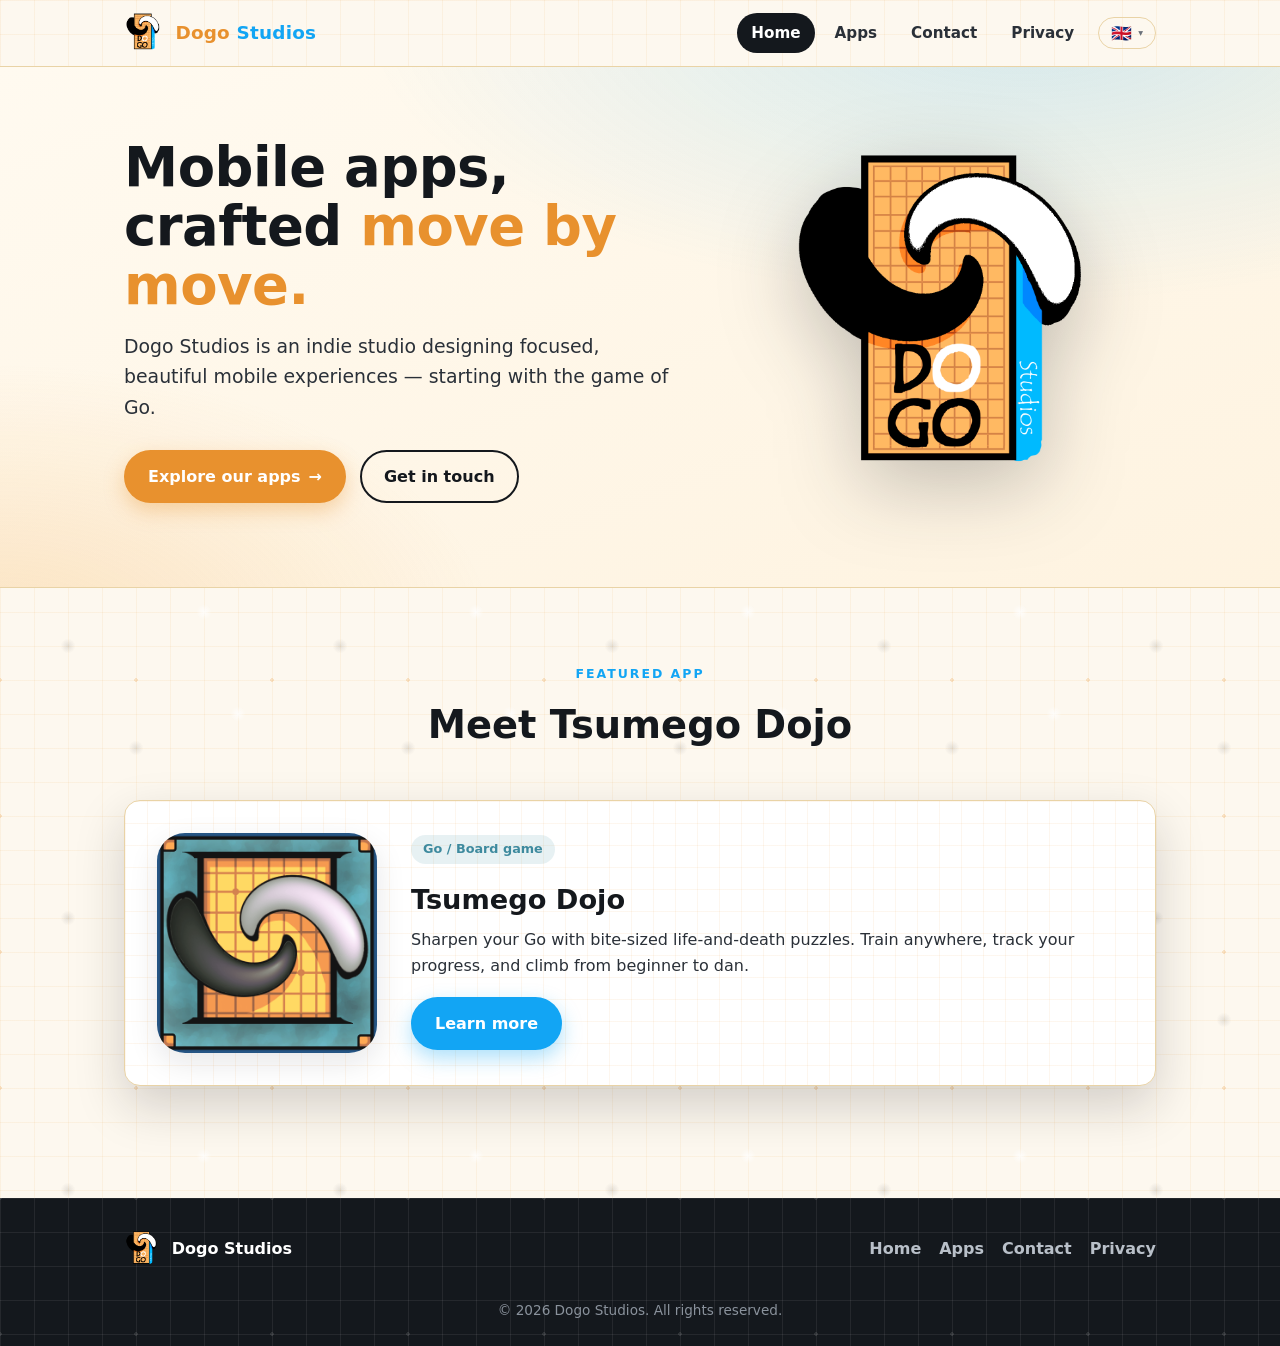
<file: index.html>
<!DOCTYPE html>
<html lang="en">
<head>
  <meta charset="UTF-8" />
  <meta name="viewport" content="width=device-width, initial-scale=1.0" />
  <title>Dogo Studios — Mobile Apps Crafted with Care</title>
  <meta name="description" content="Dogo Studios builds thoughtful mobile apps. Discover Tsumego Dojo and more." />
  <link rel="icon" type="image/png" href="Tsumego%20Dojo%20logo.png" />
  <link rel="stylesheet" href="css/style.css" />
</head>
<body>

  <!-- Header -->
  <header class="site-header">
    <nav class="nav">
      <a class="brand" href="index.html">
        <img src="Tsumego%20Dojo%20logo.png" alt="Dogo Studios logo" />
        <span><b>Dogo</b> <em>Studios</em></span>
      </a>
      <div class="nav-right">
        <ul class="nav-links" id="menu">
          <li><a href="index.html" class="active" data-i18n="common.nav.home">Home</a></li>
          <li><a href="apps.html" data-i18n="common.nav.apps">Apps</a></li>
          <li><a href="contact.html" data-i18n="common.nav.contact">Contact</a></li>
          <li><a href="privacy.html" data-i18n="common.nav.privacy">Privacy</a></li>
        </ul>
        <div class="lang-switch" id="langSwitch">
          <button class="lang-btn" id="langBtn" type="button" aria-haspopup="true" aria-expanded="false" aria-label="Change language">
            <span id="langFlag">🇬🇧</span><span class="lang-caret">▾</span>
          </button>
          <ul class="lang-menu" id="langMenu" role="menu">
            <li role="menuitem"><button type="button" data-lang="en">🇬🇧 <span>English</span></button></li>
            <li role="menuitem"><button type="button" data-lang="fr">🇫🇷 <span>Français</span></button></li>
            <li role="menuitem"><button type="button" data-lang="es">🇪🇸 <span>Español</span></button></li>
          </ul>
        </div>
        <button class="nav-toggle" aria-label="Toggle menu" onclick="document.getElementById('menu').classList.toggle('open')">☰</button>
      </div>
    </nav>
  </header>

  <!-- Hero -->
  <section class="hero">
    <div class="hero-inner">
      <div>
        <h1><span data-i18n="home.hero.title1">Mobile apps, crafted</span> <span class="accent" data-i18n="home.hero.title2">move by move.</span></h1>
        <p class="lead" data-i18n="home.hero.lead">Dogo Studios is an indie studio designing focused, beautiful mobile experiences — starting with the game of Go.</p>
        <div class="btn-row">
          <a href="apps.html" class="btn btn-primary"><span data-i18n="home.hero.cta_explore">Explore our apps</span> →</a>
          <a href="contact.html" class="btn btn-ghost" data-i18n="home.hero.cta_contact">Get in touch</a>
        </div>
      </div>
      <div class="hero-art">
        <img src="Tsumego Dojo logo.png" alt="Dogo Studios logo" />
      </div>
    </div>
  </section>

  <!-- Featured app -->
  <section class="section">
    <div class="container">
      <div class="section-head">
        <span class="eyebrow" data-i18n="home.featured.eyebrow">Featured app</span>
        <h2 data-i18n="home.featured.heading">Meet Tsumego Dojo</h2>
      </div>
      <div class="app">
        <div class="app-icon">
          <img src="app_icon.png" alt="Tsumego Dojo app icon" />
        </div>
        <div class="app-body">
          <span class="app-tag" data-i18n="home.featured.tag">Go / Board game</span>
          <h3 data-i18n="home.featured.title">Tsumego Dojo</h3>
          <p data-i18n="home.featured.desc">Sharpen your Go with bite-sized life-and-death puzzles. Train anywhere, track your progress, and climb from beginner to dan.</p>
          <div class="btn-row">
            <a href="apps.html" class="btn btn-blue" data-i18n="home.featured.cta">Learn more</a>
          </div>
        </div>
      </div>
    </div>
  </section>

  <!-- Footer -->
  <footer class="site-footer">
    <div class="footer-inner">
      <a class="footer-brand" href="index.html">
        <img src="Tsumego%20Dojo%20logo.png" alt="Dogo Studios logo" />
        Dogo Studios
      </a>
      <ul class="footer-links">
        <li><a href="index.html" data-i18n="common.nav.home">Home</a></li>
        <li><a href="apps.html" data-i18n="common.nav.apps">Apps</a></li>
        <li><a href="contact.html" data-i18n="common.nav.contact">Contact</a></li>
        <li><a href="privacy.html" data-i18n="common.nav.privacy">Privacy</a></li>
      </ul>
    </div>
    <div class="footer-copy" data-i18n="common.footer.copy">© 2026 Dogo Studios. All rights reserved.</div>
  </footer>

  <script src="js/i18n.js"></script>
</body>
</html>
</file>
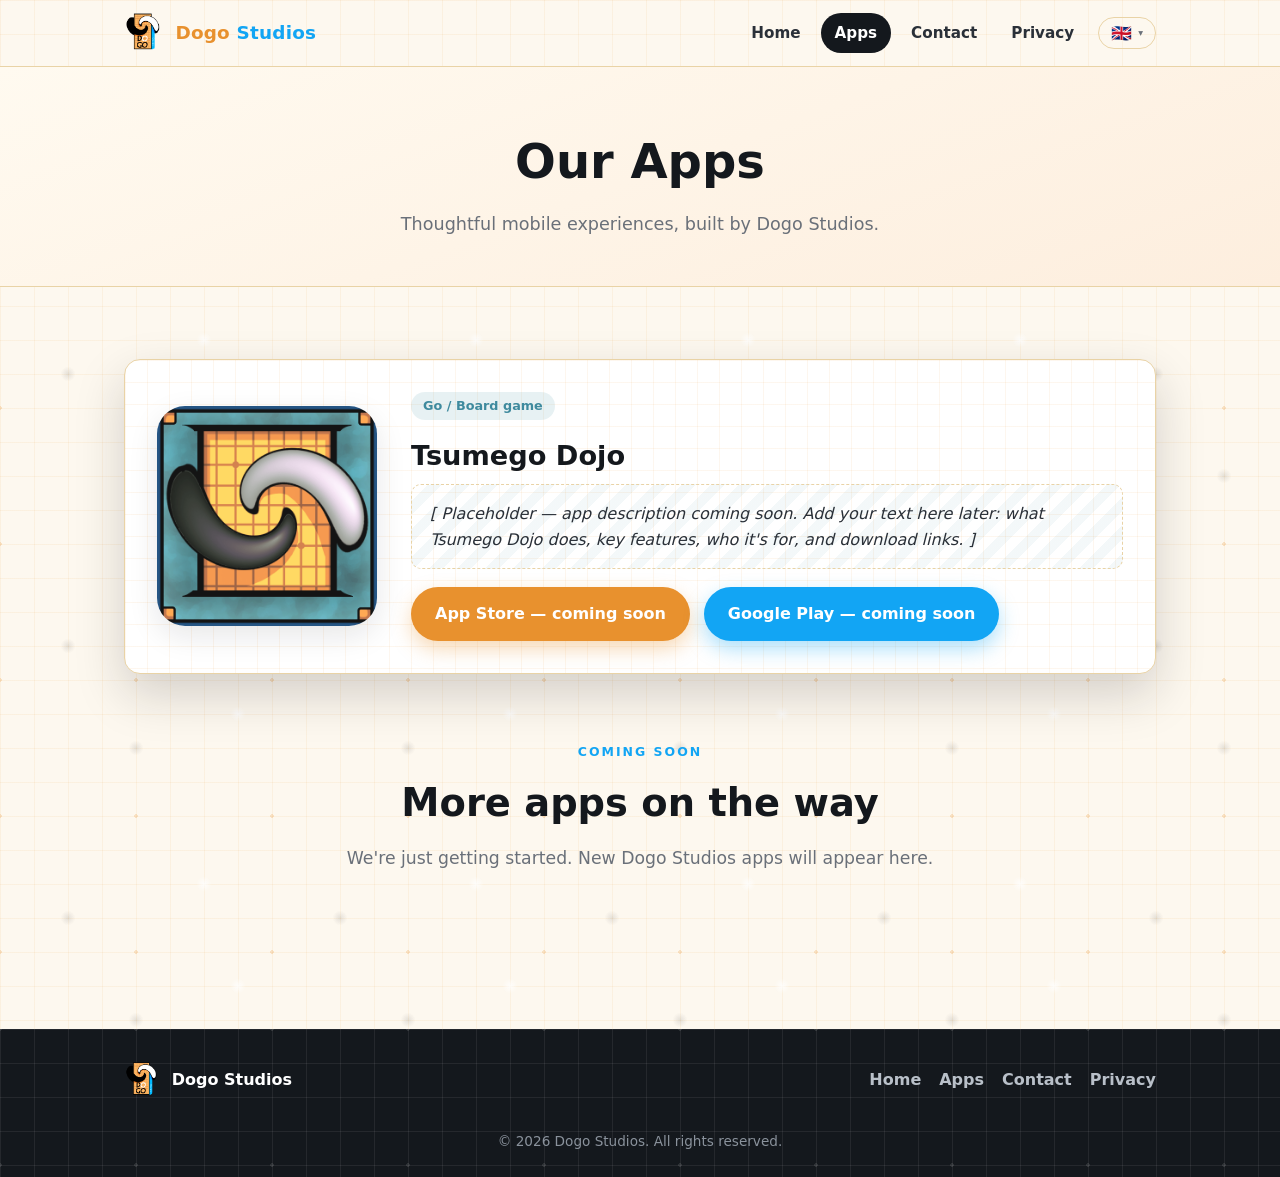
<file: apps.html>
<!DOCTYPE html>
<html lang="en">
<head>
  <meta charset="UTF-8" />
  <meta name="viewport" content="width=device-width, initial-scale=1.0" />
  <title>Apps — Dogo Studios</title>
  <meta name="description" content="Mobile apps by Dogo Studios, including Tsumego Dojo." />
  <link rel="icon" type="image/png" href="Tsumego%20Dojo%20logo.png" />
  <link rel="stylesheet" href="css/style.css" />
</head>
<body>

  <header class="site-header">
    <nav class="nav">
      <a class="brand" href="index.html">
        <img src="Tsumego%20Dojo%20logo.png" alt="Dogo Studios logo" />
        <span><b>Dogo</b> <em>Studios</em></span>
      </a>
      <div class="nav-right">
        <ul class="nav-links" id="menu">
          <li><a href="index.html" data-i18n="common.nav.home">Home</a></li>
          <li><a href="apps.html" class="active" data-i18n="common.nav.apps">Apps</a></li>
          <li><a href="contact.html" data-i18n="common.nav.contact">Contact</a></li>
          <li><a href="privacy.html" data-i18n="common.nav.privacy">Privacy</a></li>
        </ul>
        <div class="lang-switch" id="langSwitch">
          <button class="lang-btn" id="langBtn" type="button" aria-haspopup="true" aria-expanded="false" aria-label="Change language">
            <span id="langFlag">🇬🇧</span><span class="lang-caret">▾</span>
          </button>
          <ul class="lang-menu" id="langMenu" role="menu">
            <li role="menuitem"><button type="button" data-lang="en">🇬🇧 <span>English</span></button></li>
            <li role="menuitem"><button type="button" data-lang="fr">🇫🇷 <span>Français</span></button></li>
            <li role="menuitem"><button type="button" data-lang="es">🇪🇸 <span>Español</span></button></li>
          </ul>
        </div>
        <button class="nav-toggle" aria-label="Toggle menu" onclick="document.getElementById('menu').classList.toggle('open')">☰</button>
      </div>
    </nav>
  </header>

  <section class="page-hero">
    <div class="container">
      <h1 data-i18n="apps.hero.title">Our Apps</h1>
      <p data-i18n="apps.hero.sub">Thoughtful mobile experiences, built by Dogo Studios.</p>
    </div>
  </section>

  <section class="section">
    <div class="container">

      <!-- Tsumego Dojo -->
      <div class="app" id="tsumego-dojo">
        <div class="app-icon">
          <img src="app_icon.png" alt="Tsumego Dojo app icon" />
        </div>
        <div class="app-body">
          <span class="app-tag" data-i18n="apps.tsumego.tag">Go / Board game</span>
          <h3 data-i18n="apps.tsumego.title">Tsumego Dojo</h3>
          <p class="placeholder" data-i18n="apps.tsumego.placeholder">
            [ Placeholder — app description coming soon. Add your text here later:
            what Tsumego Dojo does, key features, who it's for, and download links. ]
          </p>
          <div class="btn-row">
            <a href="#" class="btn btn-primary" aria-disabled="true" data-i18n="apps.tsumego.appstore">App Store — coming soon</a>
            <a href="#" class="btn btn-blue" aria-disabled="true" data-i18n="apps.tsumego.googleplay">Google Play — coming soon</a>
          </div>
        </div>
      </div>

      <!-- More apps placeholder -->
      <div class="section-head" style="margin-top:64px;">
        <span class="eyebrow" data-i18n="apps.more.eyebrow">Coming soon</span>
        <h2 data-i18n="apps.more.heading">More apps on the way</h2>
        <p data-i18n="apps.more.desc">We're just getting started. New Dogo Studios apps will appear here.</p>
      </div>

    </div>
  </section>

  <footer class="site-footer">
    <div class="footer-inner">
      <a class="footer-brand" href="index.html">
        <img src="Tsumego%20Dojo%20logo.png" alt="Dogo Studios logo" />
        Dogo Studios
      </a>
      <ul class="footer-links">
        <li><a href="index.html" data-i18n="common.nav.home">Home</a></li>
        <li><a href="apps.html" data-i18n="common.nav.apps">Apps</a></li>
        <li><a href="contact.html" data-i18n="common.nav.contact">Contact</a></li>
        <li><a href="privacy.html" data-i18n="common.nav.privacy">Privacy</a></li>
      </ul>
    </div>
    <div class="footer-copy" data-i18n="common.footer.copy">© 2026 Dogo Studios. All rights reserved.</div>
  </footer>

  <script src="js/i18n.js"></script>
</body>
</html>
</file>
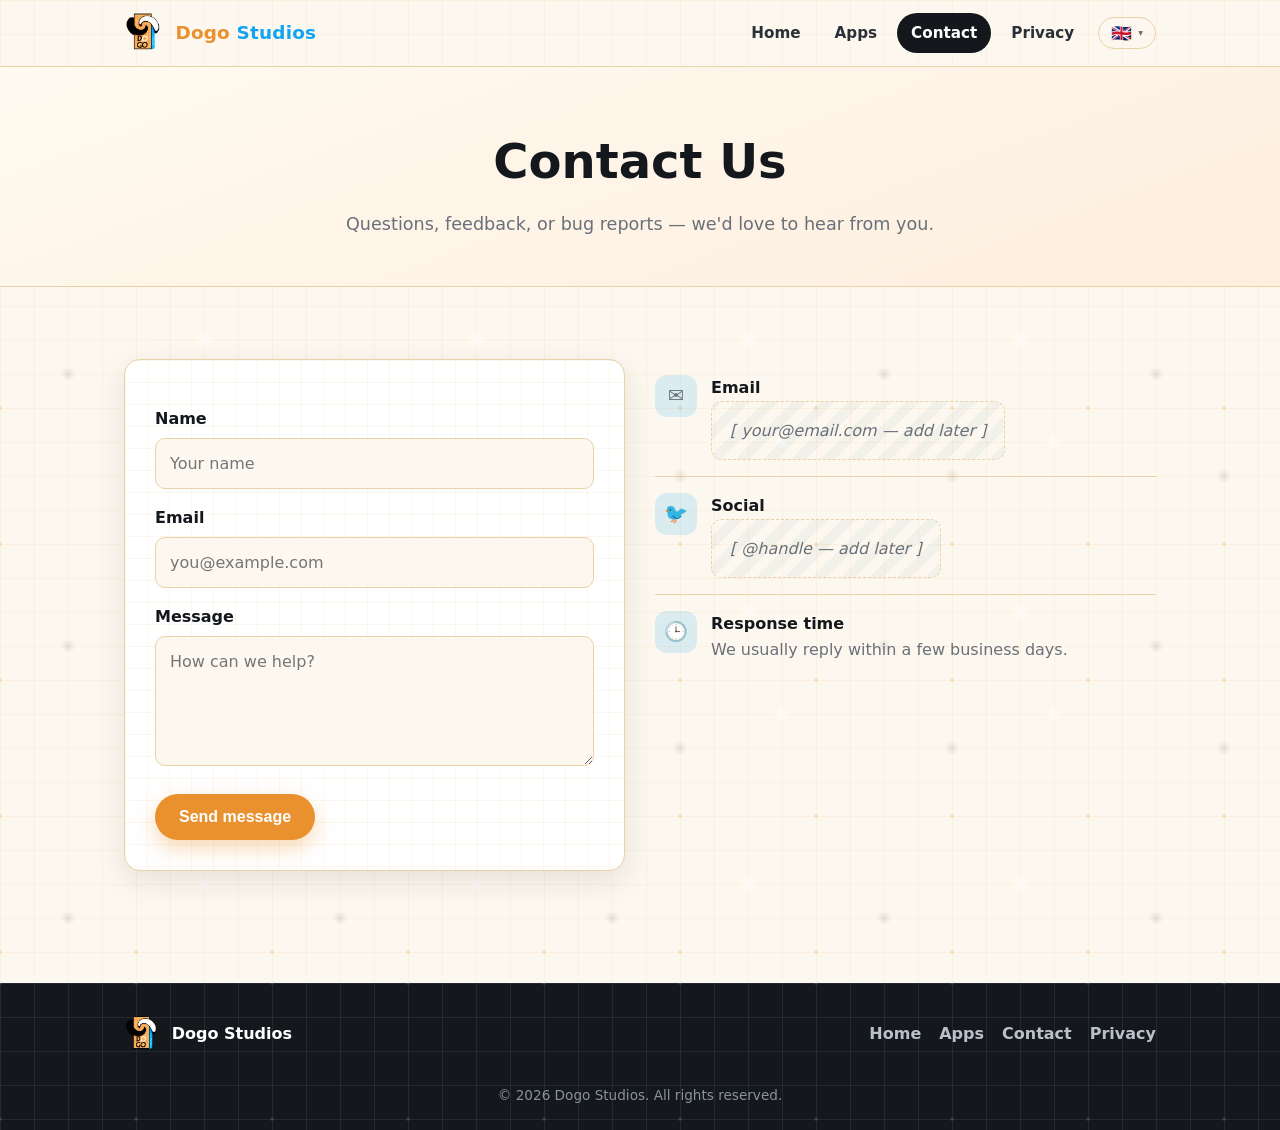
<file: contact.html>
<!DOCTYPE html>
<html lang="en">
<head>
  <meta charset="UTF-8" />
  <meta name="viewport" content="width=device-width, initial-scale=1.0" />
  <title>Contact Us — Dogo Studios</title>
  <meta name="description" content="Get in touch with Dogo Studios." />
  <link rel="icon" type="image/png" href="Tsumego%20Dojo%20logo.png" />
  <link rel="stylesheet" href="css/style.css" />
</head>
<body>

  <header class="site-header">
    <nav class="nav">
      <a class="brand" href="index.html">
        <img src="Tsumego%20Dojo%20logo.png" alt="Dogo Studios logo" />
        <span><b>Dogo</b> <em>Studios</em></span>
      </a>
      <div class="nav-right">
        <ul class="nav-links" id="menu">
          <li><a href="index.html" data-i18n="common.nav.home">Home</a></li>
          <li><a href="apps.html" data-i18n="common.nav.apps">Apps</a></li>
          <li><a href="contact.html" class="active" data-i18n="common.nav.contact">Contact</a></li>
          <li><a href="privacy.html" data-i18n="common.nav.privacy">Privacy</a></li>
        </ul>
        <div class="lang-switch" id="langSwitch">
          <button class="lang-btn" id="langBtn" type="button" aria-haspopup="true" aria-expanded="false" aria-label="Change language">
            <span id="langFlag">🇬🇧</span><span class="lang-caret">▾</span>
          </button>
          <ul class="lang-menu" id="langMenu" role="menu">
            <li role="menuitem"><button type="button" data-lang="en">🇬🇧 <span>English</span></button></li>
            <li role="menuitem"><button type="button" data-lang="fr">🇫🇷 <span>Français</span></button></li>
            <li role="menuitem"><button type="button" data-lang="es">🇪🇸 <span>Español</span></button></li>
          </ul>
        </div>
        <button class="nav-toggle" aria-label="Toggle menu" onclick="document.getElementById('menu').classList.toggle('open')">☰</button>
      </div>
    </nav>
  </header>

  <section class="page-hero">
    <div class="container">
      <h1 data-i18n="contact.hero.title">Contact Us</h1>
      <p data-i18n="contact.hero.sub">Questions, feedback, or bug reports — we'd love to hear from you.</p>
    </div>
  </section>

  <section class="section">
    <div class="container">
      <div class="contact-grid">

        <!-- Form -->
        <form class="form-card" onsubmit="event.preventDefault(); this.reset(); alert(dogoI18n.t('contact.form.alert'));">
          <label for="name" data-i18n="contact.form.name">Name</label>
          <input id="name" name="name" type="text" placeholder="Your name" data-i18n-placeholder="contact.form.name_ph" required />

          <label for="email" data-i18n="contact.form.email">Email</label>
          <input id="email" name="email" type="email" placeholder="you@example.com" data-i18n-placeholder="contact.form.email_ph" required />

          <label for="message" data-i18n="contact.form.message">Message</label>
          <textarea id="message" name="message" placeholder="How can we help?" data-i18n-placeholder="contact.form.message_ph" required></textarea>

          <button type="submit" class="btn btn-primary" data-i18n="contact.form.submit">Send message</button>
        </form>

        <!-- Direct info -->
        <div>
          <ul class="contact-list">
            <li>
              <span class="ci">✉️</span>
              <div>
                <strong data-i18n="contact.list.email_label">Email</strong>
                <span class="placeholder" style="display:inline-block;" data-i18n="contact.list.email_value">[ your@email.com — add later ]</span>
              </div>
            </li>
            <li>
              <span class="ci">🐦</span>
              <div>
                <strong data-i18n="contact.list.social_label">Social</strong>
                <span class="placeholder" style="display:inline-block;" data-i18n="contact.list.social_value">[ @handle — add later ]</span>
              </div>
            </li>
            <li>
              <span class="ci">🕒</span>
              <div>
                <strong data-i18n="contact.list.response_label">Response time</strong>
                <span data-i18n="contact.list.response_value">We usually reply within a few business days.</span>
              </div>
            </li>
          </ul>
        </div>

      </div>
    </div>
  </section>

  <footer class="site-footer">
    <div class="footer-inner">
      <a class="footer-brand" href="index.html">
        <img src="Tsumego%20Dojo%20logo.png" alt="Dogo Studios logo" />
        Dogo Studios
      </a>
      <ul class="footer-links">
        <li><a href="index.html" data-i18n="common.nav.home">Home</a></li>
        <li><a href="apps.html" data-i18n="common.nav.apps">Apps</a></li>
        <li><a href="contact.html" data-i18n="common.nav.contact">Contact</a></li>
        <li><a href="privacy.html" data-i18n="common.nav.privacy">Privacy</a></li>
      </ul>
    </div>
    <div class="footer-copy" data-i18n="common.footer.copy">© 2026 Dogo Studios. All rights reserved.</div>
  </footer>

  <script src="js/i18n.js"></script>
</body>
</html>
</file>
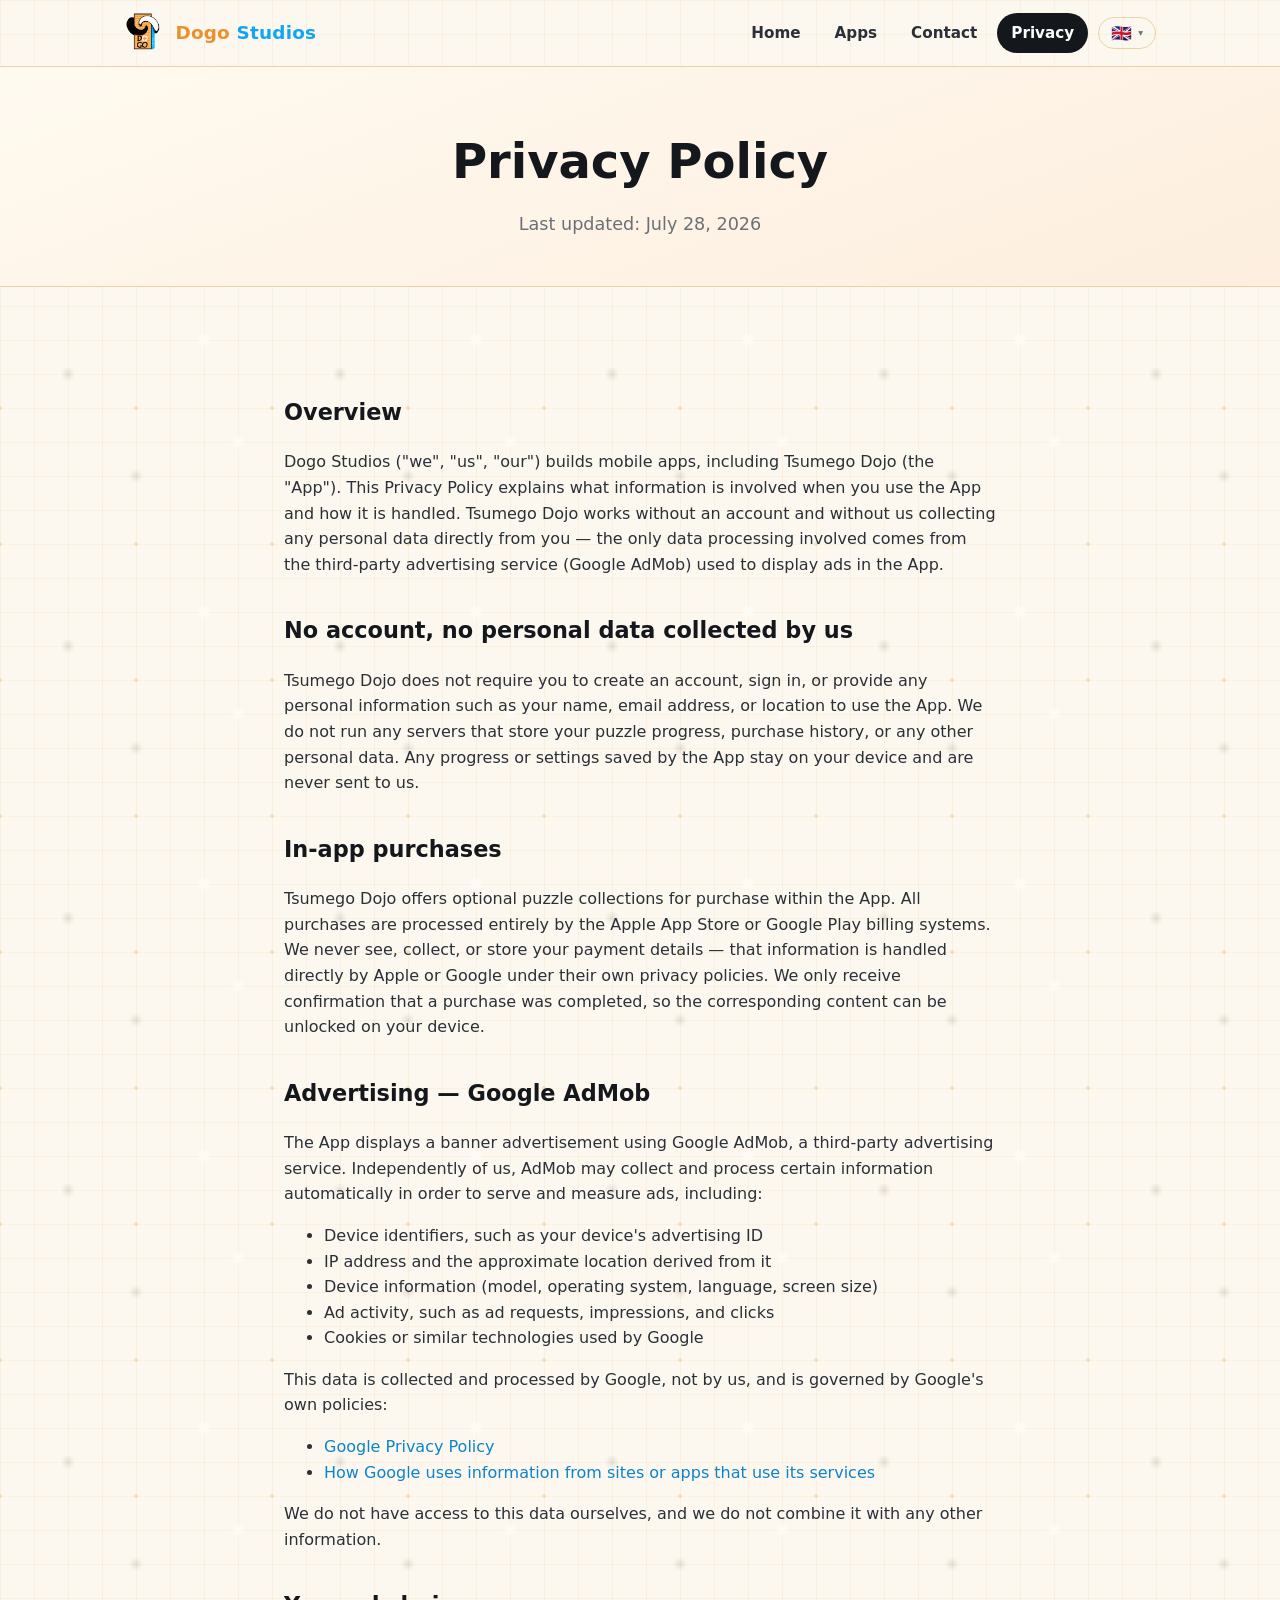
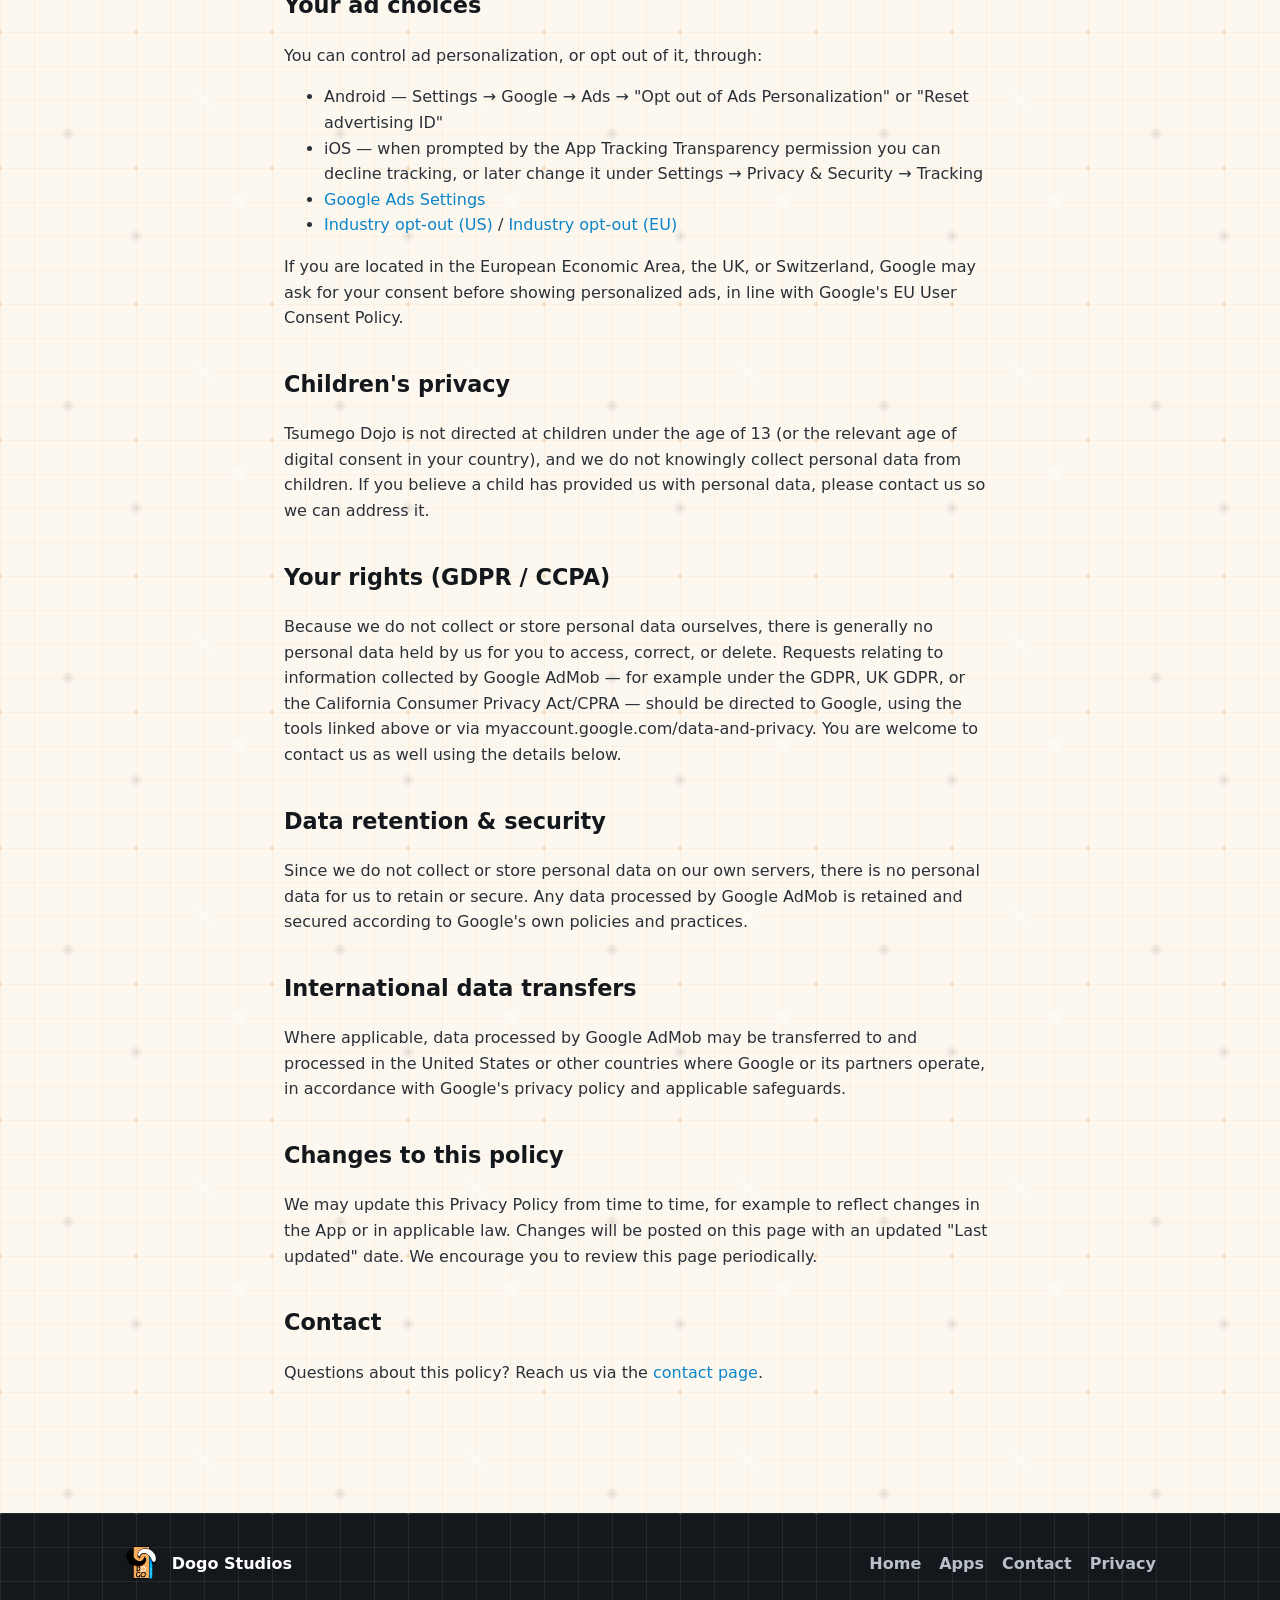
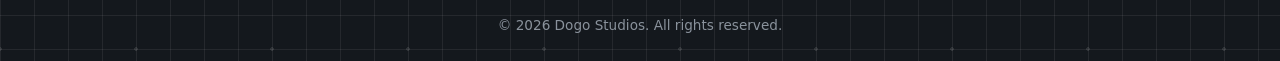
<file: privacy.html>
<!DOCTYPE html>
<html lang="en">
<head>
  <meta charset="UTF-8" />
  <meta name="viewport" content="width=device-width, initial-scale=1.0" />
  <title>Privacy Policy — Dogo Studios</title>
  <meta name="description" content="Privacy policy for Dogo Studios and its apps." />
  <link rel="icon" type="image/png" href="Tsumego%20Dojo%20logo.png" />
  <link rel="stylesheet" href="css/style.css" />
</head>
<body>

  <header class="site-header">
    <nav class="nav">
      <a class="brand" href="index.html">
        <img src="Tsumego%20Dojo%20logo.png" alt="Dogo Studios logo" />
        <span><b>Dogo</b> <em>Studios</em></span>
      </a>
      <div class="nav-right">
        <ul class="nav-links" id="menu">
          <li><a href="index.html" data-i18n="common.nav.home">Home</a></li>
          <li><a href="apps.html" data-i18n="common.nav.apps">Apps</a></li>
          <li><a href="contact.html" data-i18n="common.nav.contact">Contact</a></li>
          <li><a href="privacy.html" class="active" data-i18n="common.nav.privacy">Privacy</a></li>
        </ul>
        <div class="lang-switch" id="langSwitch">
          <button class="lang-btn" id="langBtn" type="button" aria-haspopup="true" aria-expanded="false" aria-label="Change language">
            <span id="langFlag">🇬🇧</span><span class="lang-caret">▾</span>
          </button>
          <ul class="lang-menu" id="langMenu" role="menu">
            <li role="menuitem"><button type="button" data-lang="en">🇬🇧 <span>English</span></button></li>
            <li role="menuitem"><button type="button" data-lang="fr">🇫🇷 <span>Français</span></button></li>
            <li role="menuitem"><button type="button" data-lang="es">🇪🇸 <span>Español</span></button></li>
          </ul>
        </div>
        <button class="nav-toggle" aria-label="Toggle menu" onclick="document.getElementById('menu').classList.toggle('open')">☰</button>
      </div>
    </nav>
  </header>

  <section class="page-hero">
    <div class="container">
      <h1 data-i18n="privacy.hero.title">Privacy Policy</h1>
      <p data-i18n="privacy.hero.sub">Last updated: July 28, 2026</p>
    </div>
  </section>

  <section class="section">
    <div class="container prose">

      <h2 data-i18n="privacy.overview.h">Overview</h2>
      <p data-i18n="privacy.overview.p">Dogo Studios ("we", "us", "our") builds mobile apps, including Tsumego Dojo (the "App"). This Privacy Policy explains what information is involved when you use the App and how it is handled. Tsumego Dojo works without an account and without us collecting any personal data directly from you — the only data processing involved comes from the third-party advertising service (Google AdMob) used to display ads in the App.</p>

      <h2 data-i18n="privacy.noaccount.h">No account, no personal data collected by us</h2>
      <p data-i18n="privacy.noaccount.p">Tsumego Dojo does not require you to create an account, sign in, or provide any personal information such as your name, email address, or location to use the App. We do not run any servers that store your puzzle progress, purchase history, or any other personal data. Any progress or settings saved by the App stay on your device and are never sent to us.</p>

      <h2 data-i18n="privacy.iap.h">In-app purchases</h2>
      <p data-i18n="privacy.iap.p">Tsumego Dojo offers optional puzzle collections for purchase within the App. All purchases are processed entirely by the Apple App Store or Google Play billing systems. We never see, collect, or store your payment details — that information is handled directly by Apple or Google under their own privacy policies. We only receive confirmation that a purchase was completed, so the corresponding content can be unlocked on your device.</p>

      <h2 data-i18n="privacy.ads.h">Advertising — Google AdMob</h2>
      <p data-i18n="privacy.ads.p1">The App displays a banner advertisement using Google AdMob, a third-party advertising service. Independently of us, AdMob may collect and process certain information automatically in order to serve and measure ads, including:</p>
      <ul>
        <li data-i18n="privacy.ads.li1">Device identifiers, such as your device's advertising ID</li>
        <li data-i18n="privacy.ads.li2">IP address and the approximate location derived from it</li>
        <li data-i18n="privacy.ads.li3">Device information (model, operating system, language, screen size)</li>
        <li data-i18n="privacy.ads.li4">Ad activity, such as ad requests, impressions, and clicks</li>
        <li data-i18n="privacy.ads.li5">Cookies or similar technologies used by Google</li>
      </ul>
      <p data-i18n="privacy.ads.p2">This data is collected and processed by Google, not by us, and is governed by Google's own policies:</p>
      <ul>
        <li><a href="https://policies.google.com/privacy" target="_blank" rel="noopener" data-i18n="privacy.ads.link1">Google Privacy Policy</a></li>
        <li><a href="https://policies.google.com/technologies/partner-sites" target="_blank" rel="noopener" data-i18n="privacy.ads.link2">How Google uses information from sites or apps that use its services</a></li>
      </ul>
      <p data-i18n="privacy.ads.p3">We do not have access to this data ourselves, and we do not combine it with any other information.</p>

      <h2 data-i18n="privacy.adchoices.h">Your ad choices</h2>
      <p data-i18n="privacy.adchoices.p1">You can control ad personalization, or opt out of it, through:</p>
      <ul>
        <li data-i18n="privacy.adchoices.li1">Android — Settings → Google → Ads → "Opt out of Ads Personalization" or "Reset advertising ID"</li>
        <li data-i18n="privacy.adchoices.li2">iOS — when prompted by the App Tracking Transparency permission you can decline tracking, or later change it under Settings → Privacy &amp; Security → Tracking</li>
        <li><a href="https://adssettings.google.com" target="_blank" rel="noopener" data-i18n="privacy.adchoices.li3">Google Ads Settings</a></li>
        <li><a href="http://www.aboutads.info/choices/" target="_blank" rel="noopener" data-i18n="privacy.adchoices.li4">Industry opt-out (US)</a> / <a href="http://www.youronlinechoices.eu" target="_blank" rel="noopener" data-i18n="privacy.adchoices.li5">Industry opt-out (EU)</a></li>
      </ul>
      <p data-i18n="privacy.adchoices.p2">If you are located in the European Economic Area, the UK, or Switzerland, Google may ask for your consent before showing personalized ads, in line with Google's EU User Consent Policy.</p>

      <h2 data-i18n="privacy.children.h">Children's privacy</h2>
      <p data-i18n="privacy.children.p">Tsumego Dojo is not directed at children under the age of 13 (or the relevant age of digital consent in your country), and we do not knowingly collect personal data from children. If you believe a child has provided us with personal data, please contact us so we can address it.</p>

      <h2 data-i18n="privacy.rights.h">Your rights (GDPR / CCPA)</h2>
      <p data-i18n="privacy.rights.p">Because we do not collect or store personal data ourselves, there is generally no personal data held by us for you to access, correct, or delete. Requests relating to information collected by Google AdMob — for example under the GDPR, UK GDPR, or the California Consumer Privacy Act/CPRA — should be directed to Google, using the tools linked above or via <a href="https://myaccount.google.com/data-and-privacy" target="_blank" rel="noopener">myaccount.google.com/data-and-privacy</a>. You are welcome to contact us as well using the details below.</p>

      <h2 data-i18n="privacy.retention.h">Data retention &amp; security</h2>
      <p data-i18n="privacy.retention.p">Since we do not collect or store personal data on our own servers, there is no personal data for us to retain or secure. Any data processed by Google AdMob is retained and secured according to Google's own policies and practices.</p>

      <h2 data-i18n="privacy.international.h">International data transfers</h2>
      <p data-i18n="privacy.international.p">Where applicable, data processed by Google AdMob may be transferred to and processed in the United States or other countries where Google or its partners operate, in accordance with Google's privacy policy and applicable safeguards.</p>

      <h2 data-i18n="privacy.changes.h">Changes to this policy</h2>
      <p data-i18n="privacy.changes.p">We may update this Privacy Policy from time to time, for example to reflect changes in the App or in applicable law. Changes will be posted on this page with an updated "Last updated" date. We encourage you to review this page periodically.</p>

      <h2 data-i18n="privacy.contact.h">Contact</h2>
      <p><span data-i18n="privacy.contact.pre">Questions about this policy? Reach us via the</span> <a href="contact.html" data-i18n="privacy.contact.link">contact page</a><span data-i18n="privacy.contact.post">.</span></p>

    </div>
  </section>

  <footer class="site-footer">
    <div class="footer-inner">
      <a class="footer-brand" href="index.html">
        <img src="Tsumego%20Dojo%20logo.png" alt="Dogo Studios logo" />
        Dogo Studios
      </a>
      <ul class="footer-links">
        <li><a href="index.html" data-i18n="common.nav.home">Home</a></li>
        <li><a href="apps.html" data-i18n="common.nav.apps">Apps</a></li>
        <li><a href="contact.html" data-i18n="common.nav.contact">Contact</a></li>
        <li><a href="privacy.html" data-i18n="common.nav.privacy">Privacy</a></li>
      </ul>
    </div>
    <div class="footer-copy" data-i18n="common.footer.copy">© 2026 Dogo Studios. All rights reserved.</div>
  </footer>

  <script src="js/i18n.js"></script>
</body>
</html>
</file>
<file: css/style.css>
/* ===========================================================
   Dogo Studios — shared stylesheet
   Palette pulled from the brand logo:
   orange Go-board, bright blue accent, teal, cream, near-black
   =========================================================== */

:root {
  --orange:      #F2A94E;
  --orange-deep: #E8912E;
  --blue:        #12A5F4;
  --blue-deep:   #0B84C9;
  --teal:        #3E8A9E;
  --navy:        #223a5e;
  --ink:         #14181d;
  --ink-soft:    #2a3038;
  --cream:       #FBEBCF;
  --cream-line:  #e9d3a6;
  --paper:       #fdf7 ; /* fallback */
  --paper-bg:    #fdf8ef;
  --white:       #ffffff;
  --muted:       #6a7079;

  --grid-line:      rgba(232, 145, 46, 0.14);
  --grid-line-soft: rgba(232, 145, 46, 0.08);
  --grid-dot:       rgba(232, 145, 46, 0.22);
  --grid-line-dark: rgba(255, 255, 255, 0.07);
  --grid-dot-dark:  rgba(255, 255, 255, 0.10);
  --stone-dark:     rgba(20, 20, 20, 0.10);
  --stone-light:    rgba(255, 255, 255, 0.788);
  --grid-size:      34px;
  --grid-tile:      272px; /* 8 x --grid-size, so the stone pattern below tiles seamlessly on-grid */

  --radius:      16px;
  --radius-sm:   10px;
  --shadow:      0 10px 30px rgba(20, 24, 29, 0.10);
  --shadow-lg:   0 20px 50px rgba(20, 24, 29, 0.18);
  --maxw:        1080px;

  --font: "Segoe UI", system-ui, -apple-system, Roboto, Helvetica, Arial, sans-serif;
}

* { box-sizing: border-box; }

html { scroll-behavior: smooth; }

body {
  margin: 0;
  font-family: var(--font);
  color: var(--ink);
  line-height: 1.6;
  /* Go-board grid + hoshi star-points + a faint scatter of stones, echoing the logo.
     Stones sit on grid intersections inside a 272px (8x8 cell) tile that repeats
     seamlessly across the page — sparse and nearly the same tone as the grid itself,
     just a quiet texture rather than a visible pattern. */
  background-color: var(--paper-bg);
  background-image:
    radial-gradient(circle 10px at 68px 102px,  var(--stone-dark) 0%, transparent 75%),
    radial-gradient(circle 10px at 204px 68px,  var(--stone-light) 0%, transparent 75%),
    radial-gradient(circle 10px at 136px 204px, var(--stone-dark) 0%, transparent 75%),
    radial-gradient(circle 10px at 238px 170px, var(--stone-light) 0%, transparent 75%),
    radial-gradient(var(--grid-dot) 1.6px, transparent 1.8px),
    linear-gradient(var(--grid-line-soft) 1px, transparent 1px),
    linear-gradient(90deg, var(--grid-line-soft) 1px, transparent 1px);
  background-size:
    var(--grid-tile) var(--grid-tile),
    var(--grid-tile) var(--grid-tile),
    var(--grid-tile) var(--grid-tile),
    var(--grid-tile) var(--grid-tile),
    calc(var(--grid-size) * 4) calc(var(--grid-size) * 4),
    var(--grid-size) var(--grid-size),
    var(--grid-size) var(--grid-size);
  background-position:
    0 0, 0 0, 0 0, 0 0,
    calc(var(--grid-size) * 2) calc(var(--grid-size) * 2),
    0 0,
    0 0;
}

img { max-width: 100%; display: block; }

a { color: var(--blue-deep); text-decoration: none; }
a:hover { text-decoration: underline; }

.container {
  width: 100%;
  max-width: var(--maxw);
  margin: 0 auto;
  padding: 0 24px;
}

/* ---------- Header / Nav ---------- */
.site-header {
  position: sticky;
  top: 0;
  z-index: 50;
  background-color: rgba(253, 248, 239, 0.9);
  background-image:
    linear-gradient(var(--grid-line-soft) 1px, transparent 1px),
    linear-gradient(90deg, var(--grid-line-soft) 1px, transparent 1px);
  background-size: var(--grid-size) var(--grid-size);
  backdrop-filter: blur(8px);
  border-bottom: 1px solid var(--cream-line);
}

.nav {
  display: flex;
  align-items: center;
  justify-content: space-between;
  gap: 20px;
  padding: 12px 24px;
  max-width: var(--maxw);
  margin: 0 auto;
}

.brand {
  display: flex;
  align-items: center;
  gap: 12px;
  font-weight: 800;
  font-size: 1.15rem;
  color: var(--ink);
  letter-spacing: 0.2px;
}
.brand:hover { text-decoration: none; }
.brand img { height: 42px; width: auto; }
.brand span b { color: var(--orange-deep); }
.brand span em { color: var(--blue); font-style: normal; }

.nav-right {
  display: flex;
  align-items: center;
  gap: 10px;
}

.nav-links {
  display: flex;
  align-items: center;
  gap: 6px;
  list-style: none;
  margin: 0;
  padding: 0;
}
.nav-links a {
  display: inline-block;
  padding: 8px 14px;
  border-radius: 999px;
  color: var(--ink-soft);
  font-weight: 600;
  font-size: 0.95rem;
}
.nav-links a:hover { background: rgba(242, 169, 78, 0.16); text-decoration: none; }
.nav-links a.active { background: var(--ink); color: #fff; }

.nav-toggle { display: none; }

/* ---------- Language switcher ---------- */
.lang-switch { position: relative; }
.lang-btn {
  display: flex;
  align-items: center;
  gap: 6px;
  background: transparent;
  border: 1px solid var(--cream-line);
  border-radius: 999px;
  padding: 7px 12px;
  font: inherit;
  font-size: 1.05rem;
  line-height: 1;
  cursor: pointer;
  color: var(--ink-soft);
}
.lang-btn:hover { background: rgba(242, 169, 78, 0.14); }
.lang-btn .lang-caret { font-size: 0.6rem; color: var(--muted); }
.lang-menu {
  display: none;
  position: absolute;
  top: calc(100% + 10px);
  right: 0;
  min-width: 170px;
  list-style: none;
  margin: 0;
  padding: 6px;
  background: #fff;
  border: 1px solid var(--cream-line);
  border-radius: 12px;
  box-shadow: var(--shadow-lg);
  z-index: 70;
}
.lang-menu.open { display: block; }
.lang-menu li { margin: 0; }
.lang-menu button {
  width: 100%;
  display: flex;
  align-items: center;
  gap: 10px;
  background: none;
  border: none;
  padding: 9px 10px;
  border-radius: 8px;
  font: inherit;
  font-size: 0.92rem;
  color: var(--ink-soft);
  text-align: left;
  cursor: pointer;
}
.lang-menu button:hover { background: rgba(18, 165, 244, 0.10); }
.lang-menu button.active { background: rgba(232, 145, 46, 0.16); color: var(--ink); font-weight: 700; }

/* ---------- Hero ---------- */
.hero {
  position: relative;
  overflow: hidden;
  background-color: #fff8ec;
  background-image:
    radial-gradient(1100px 480px at 80% -10%, rgba(18, 165, 244, 0.18), transparent 60%),
    radial-gradient(900px 500px at 0% 110%, rgba(242, 169, 78, 0.25), transparent 55%),
    linear-gradient(160deg, #fffaf0 0%, #fef3e0 100%),
    linear-gradient(var(--grid-line) 1px, transparent 1px),
    linear-gradient(90deg, var(--grid-line) 1px, transparent 1px);
  background-size:
    auto, auto, auto,
    var(--grid-size) var(--grid-size),
    var(--grid-size) var(--grid-size);
  border-bottom: 1px solid var(--cream-line);
}
.hero-inner {
  display: grid;
  grid-template-columns: 1.15fr 0.85fr;
  align-items: center;
  gap: 40px;
  padding: 72px 24px 84px;
  max-width: var(--maxw);
  margin: 0 auto;
}
.hero h1 {
  font-size: clamp(2.1rem, 5vw, 3.4rem);
  line-height: 1.08;
  margin: 0 0 16px;
  letter-spacing: -0.5px;
}
.hero h1 .accent { color: var(--orange-deep); }
.hero p.lead {
  font-size: 1.18rem;
  color: var(--ink-soft);
  max-width: 46ch;
  margin: 0 0 28px;
}
.hero-art {
  display: flex;
  justify-content: center;
}
.hero-art img {
  width: min(340px, 80%);
  filter: drop-shadow(0 24px 40px rgba(20, 24, 29, 0.25));
  animation: float 6s ease-in-out infinite;
}
@keyframes float {
  0%, 100% { transform: translateY(0); }
  50%      { transform: translateY(-12px); }
}

/* ---------- Buttons ---------- */
.btn {
  display: inline-flex;
  align-items: center;
  gap: 8px;
  padding: 12px 22px;
  border-radius: 999px;
  font-weight: 700;
  font-size: 1rem;
  cursor: pointer;
  border: 2px solid transparent;
  transition: transform 0.12s ease, box-shadow 0.12s ease;
}
.btn:hover { text-decoration: none; transform: translateY(-2px); }
.btn-primary { background: var(--orange-deep); color: #fff; box-shadow: 0 8px 20px rgba(232,145,46,0.35); }
.btn-primary:hover { background: #d9821f; }
.btn-blue { background: var(--blue); color: #fff; box-shadow: 0 8px 20px rgba(18,165,244,0.35); }
.btn-blue:hover { background: var(--blue-deep); }
.btn-ghost { background: transparent; color: var(--ink); border-color: var(--ink); }
.btn-ghost:hover { background: var(--ink); color: #fff; }

.btn-row { display: flex; flex-wrap: wrap; gap: 14px; }

/* ---------- Sections ---------- */
.section { padding: 72px 0; }
.section-tight { padding: 48px 0; }

.section-head { text-align: center; max-width: 640px; margin: 0 auto 44px; }
.eyebrow {
  display: inline-block;
  text-transform: uppercase;
  letter-spacing: 2px;
  font-size: 0.78rem;
  font-weight: 800;
  color: var(--blue);
  margin-bottom: 10px;
}
.section-head h2 { font-size: clamp(1.7rem, 4vw, 2.4rem); margin: 0 0 12px; }
.section-head p { color: var(--muted); font-size: 1.08rem; margin: 0; }

/* ---------- App showcase ---------- */
.app {
  display: grid;
  grid-template-columns: 220px 1fr;
  gap: 34px;
  align-items: center;
  background-color: #fff;
  background-image:
    linear-gradient(var(--grid-line-soft) 1px, transparent 1px),
    linear-gradient(90deg, var(--grid-line-soft) 1px, transparent 1px);
  background-size: 22px 22px;
  border: 1px solid var(--cream-line);
  border-radius: var(--radius);
  padding: 32px;
  box-shadow: var(--shadow-lg);
}
.app-icon img {
  width: 100%;
  border-radius: 28px;
  box-shadow: var(--shadow);
}
.app-body h3 { margin: 0 0 6px; font-size: 1.7rem; }
.app-tag {
  display: inline-block;
  font-size: 0.8rem; font-weight: 700;
  color: var(--teal);
  background: rgba(62,138,158,0.12);
  padding: 4px 12px; border-radius: 999px;
  margin-bottom: 14px;
}
.app-body p { color: var(--ink-soft); margin: 0 0 18px; }

.placeholder {
  color: var(--muted);
  background: repeating-linear-gradient(
    -45deg, rgba(62,138,158,0.06), rgba(62,138,158,0.06) 10px,
    transparent 10px, transparent 20px);
  border: 1px dashed var(--cream-line);
  border-radius: var(--radius-sm);
  padding: 16px 18px;
  font-style: italic;
}

/* ---------- Content pages ---------- */
.page-hero {
  background-color: #fffaf0;
  background-image:
    linear-gradient(160deg, #fffaf0 0%, #fdeede 100%),
    linear-gradient(var(--grid-line) 1px, transparent 1px),
    linear-gradient(90deg, var(--grid-line) 1px, transparent 1px);
  background-size: auto, var(--grid-size) var(--grid-size), var(--grid-size) var(--grid-size);
  border-bottom: 1px solid var(--cream-line);
  padding: 56px 0 48px;
  text-align: center;
}
.page-hero h1 { font-size: clamp(2rem, 5vw, 3rem); margin: 0 0 10px; }
.page-hero p { color: var(--muted); margin: 0; font-size: 1.1rem; }

.prose { max-width: 760px; margin: 0 auto; }
.prose h2 { margin-top: 36px; font-size: 1.4rem; }
.prose p, .prose li { color: var(--ink-soft); }
.prose .placeholder { margin: 12px 0; }

/* ---------- Contact ---------- */
.contact-grid {
  display: grid;
  grid-template-columns: 1fr 1fr;
  gap: 30px;
}
.form-card {
  background-color: #fff;
  background-image:
    linear-gradient(var(--grid-line-soft) 1px, transparent 1px),
    linear-gradient(90deg, var(--grid-line-soft) 1px, transparent 1px);
  background-size: 22px 22px;
  border: 1px solid var(--cream-line);
  border-radius: var(--radius);
  padding: 30px;
  box-shadow: var(--shadow);
}
.form-card label { display: block; font-weight: 600; margin: 16px 0 6px; }
.form-card input, .form-card textarea {
  width: 100%;
  padding: 12px 14px;
  border: 1px solid var(--cream-line);
  border-radius: var(--radius-sm);
  font: inherit;
  background: var(--paper-bg);
}
.form-card input:focus, .form-card textarea:focus {
  outline: none;
  border-color: var(--blue);
  box-shadow: 0 0 0 3px rgba(18,165,244,0.18);
}
.form-card textarea { min-height: 130px; resize: vertical; }
.form-card .btn { margin-top: 20px; }

.contact-list { list-style: none; padding: 0; margin: 0; }
.contact-list li {
  display: flex; gap: 14px; align-items: flex-start;
  padding: 16px 0;
  border-bottom: 1px solid var(--cream-line);
}
.contact-list li:last-child { border-bottom: none; }
.contact-list .ci {
  width: 42px; height: 42px; flex: none;
  display: grid; place-items: center;
  border-radius: 12px; font-size: 1.2rem;
  background: rgba(18,165,244,0.14);
}
.contact-list strong { display: block; }
.contact-list span { color: var(--muted); }

/* ---------- Footer ---------- */
.site-footer {
  background-color: var(--ink);
  background-image:
    radial-gradient(var(--grid-dot-dark) 1.6px, transparent 1.8px),
    linear-gradient(var(--grid-line-dark) 1px, transparent 1px),
    linear-gradient(90deg, var(--grid-line-dark) 1px, transparent 1px);
  background-size:
    calc(var(--grid-size) * 4) calc(var(--grid-size) * 4),
    var(--grid-size) var(--grid-size),
    var(--grid-size) var(--grid-size);
  background-position:
    calc(var(--grid-size) * 2) calc(var(--grid-size) * 2),
    0 0,
    0 0;
  color: #d7dbe0;
  margin-top: 40px;
}
.footer-inner {
  display: flex;
  flex-wrap: wrap;
  gap: 24px;
  justify-content: space-between;
  align-items: center;
  padding: 32px 24px;
  max-width: var(--maxw);
  margin: 0 auto;
}
.footer-brand { display: flex; align-items: center; gap: 12px; font-weight: 800; color: #fff; }
.footer-brand img { height: 38px; }
.footer-links { display: flex; gap: 18px; list-style: none; margin: 0; padding: 0; }
.footer-links a { color: #b9c0c9; font-weight: 600; }
.footer-links a:hover { color: #fff; text-decoration: none; }
.footer-copy { width: 100%; text-align: center; color: #8a929c; font-size: 0.85rem; padding-bottom: 24px; }

/* ---------- Responsive ---------- */
.nav { position: relative; }

@media (max-width: 860px) {
  .hero-inner { grid-template-columns: 1fr; text-align: center; }
  .hero p.lead { margin-left: auto; margin-right: auto; }
  .hero .btn-row { justify-content: center; }
  .hero-art { order: -1; }
  .app { grid-template-columns: 1fr; text-align: center; }
  .app-icon { max-width: 200px; margin: 0 auto; }
  .contact-grid { grid-template-columns: 1fr; }

  .nav-toggle {
    display: inline-flex;
    background: none; border: none; cursor: pointer;
    font-size: 1.6rem; color: var(--ink); padding: 4px 8px;
  }
  .nav-links {
    display: none;
    position: absolute; top: calc(100% + 8px); right: 0; left: 0;
    flex-direction: column;
    background: #fff;
    border: 1px solid var(--cream-line);
    border-radius: var(--radius);
    padding: 10px;
    box-shadow: var(--shadow-lg);
  }
  .nav-links.open { display: flex; }
  .nav-links a { width: 100%; }
}

@media (max-width: 480px) {
  .container { padding: 0 18px; }
  .nav { padding: 10px 16px; }
  .brand { font-size: 1rem; gap: 8px; }
  .brand img { height: 34px; }

  .hero-inner { padding: 44px 18px 52px; gap: 28px; }
  .hero-art img { width: min(220px, 70%); }
  .hero .btn-row, .btn-row { flex-direction: column; align-items: stretch; }
  .hero .btn-row .btn, .btn-row .btn { justify-content: center; text-align: center; }

  .section { padding: 48px 0; }
  .section-head { margin-bottom: 30px; }

  .app { padding: 24px 20px; }
  .form-card { padding: 22px; }

  .lang-menu { right: -12px; min-width: 160px; }
  .footer-inner { padding: 26px 18px; }
  .footer-links { gap: 12px; flex-wrap: wrap; justify-content: center; }
}
</file>
